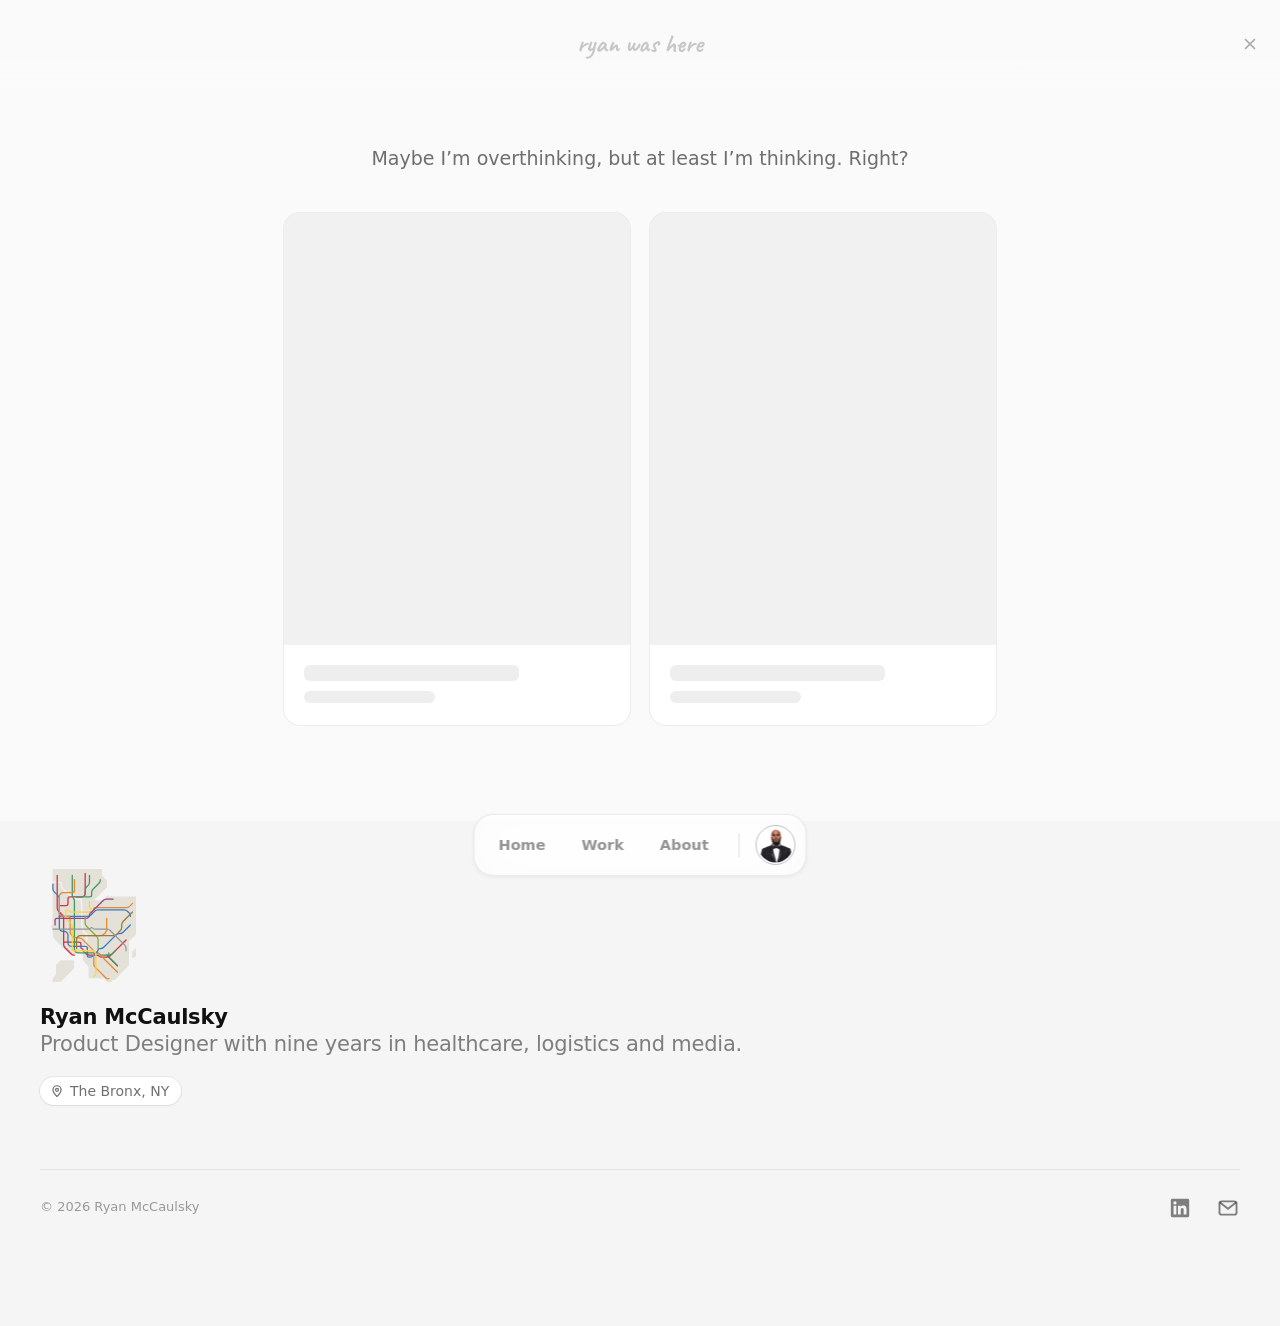
<file: writing.html>
<!DOCTYPE html>
<html lang="en">
<head>
  <meta charset="UTF-8" />
  <meta name="viewport" content="width=device-width, initial-scale=1.0, viewport-fit=cover" />
  <title>Ryan McCaulsky</title>
  <link rel="icon" href="favicon.svg?v=3" type="image/svg+xml">
  <link rel="icon" href="favicon-32.png?v=3" type="image/png" sizes="32x32">
  <link rel="apple-touch-icon" href="apple-touch-icon.png?v=3">
  <link rel="preconnect" href="https://fonts.googleapis.com" />
  <link rel="preconnect" href="https://fonts.gstatic.com" crossorigin />
  <link href="https://fonts.googleapis.com/css2?family=Caveat:wght@600;700&display=swap" rel="stylesheet" />
  <link rel="stylesheet" href="bnav.css" />
  <style>
    :root { --font-ui: -apple-system, "SF Pro Display", "Inter", system-ui, "Segoe UI", sans-serif; }
    * { box-sizing: border-box; margin: 0; padding: 0; }
    html { min-height: 100%; }
    body { min-height: 100vh; min-height: 100dvh; background: #FAFAFA; color: #111;
           font-family: var(--font-ui); -webkit-font-smoothing: antialiased; }
    a { color: inherit; text-decoration: none; }
    a:focus-visible, button:focus-visible { outline: 2px solid #111; outline-offset: 3px; }

    /* header, as on the About page: the faint wordmark centred on a fade that lets the list scroll away under it, and a bare X on the right */
    .top { --edge: max(0px, (100vw - 1280px) / 2); position: fixed; z-index: 2; top: 0; left: 0; right: 0; display: flex; justify-content: center; padding: calc(31px + env(safe-area-inset-top, 0px)) 40px 39px; pointer-events: none;
           background: linear-gradient(#FAFAFA 62%, rgba(250,250,250,0)); }
    .top > * { pointer-events: auto; }
    .brand { font: 700 26px/1 "Caveat", "Segoe Script", "Bradley Hand", "Snell Roundhand", cursive; color: rgba(17,17,17,0.22); border-radius: 4px; transition: color .2s; }
    .brand:hover { color: rgba(17,17,17,0.45); }
    .x { position: absolute; top: calc(24px + env(safe-area-inset-top, 0px)); right: calc(10px + var(--edge)); display: grid; place-items: center; width: 40px; height: 40px; border-radius: 50%; color: rgba(17,17,17,0.35); transition: color .2s; }
    .x:hover { color: rgba(17,17,17,0.6); }
    .x svg { width: 16px; height: 16px; fill: none; stroke: currentColor; stroke-width: 1.7; stroke-linecap: round; stroke-linejoin: round; }

    main { max-width: 760px; margin: 0 auto; padding: calc(clamp(96px, 16vh, 150px) + env(safe-area-inset-top, 0px)) 24px 96px; }
    .sr { position: absolute; width: 1px; height: 1px; overflow: hidden; clip-path: inset(50%); white-space: nowrap; }   /* the page title, for screen readers only */
    .lede { font: 400 clamp(16px, 2.1vw, 19px)/1.5 var(--font-ui); color: rgba(17,17,17,0.6); text-align: center; text-wrap: balance; }

    /* posts: a grid of cards, each led by the article's Substack image (cropped to 4:5, which suits the portrait photos), then the title, subtitle and date */
    .posts { margin-top: 40px; display: grid; grid-template-columns: repeat(2, minmax(0, 1fr)); gap: 20px; }
    .post { display: flex; flex-direction: column; border-radius: 16px; background: #fff; overflow: hidden;
            box-shadow: 0 1px 2px rgba(17,17,17,0.06), 0 0 0 1px rgba(17,17,17,0.06); transition: box-shadow .25s, transform .25s cubic-bezier(.2,.8,.2,1); }
    .post:hover { transform: translateY(-2px); box-shadow: 0 14px 30px -14px rgba(17,17,17,0.28), 0 0 0 1px rgba(17,17,17,0.08); }
    .post:focus-visible { outline-offset: 4px; }
    .post-img { position: relative; aspect-ratio: 4 / 5; overflow: hidden; background: rgba(17,17,17,0.06); }
    .post-img img { display: block; width: 100%; height: 100%; object-fit: cover; transition: transform .6s cubic-bezier(.2,.8,.2,1); }
    .post:hover .post-img img { transform: scale(1.03); }
    .post-t { display: grid; gap: 6px; padding: 18px 20px 20px; }
    .post-t b { font: 600 clamp(18px, 2.2vw, 21px)/1.22 var(--font-ui); letter-spacing: -0.02em; text-wrap: balance; }
    .post-t p { font: 400 15px/1.45 var(--font-ui); color: rgba(17,17,17,0.6); text-wrap: pretty; }
    .post-t time { margin-top: 4px; font: 500 12.5px/1 var(--font-ui); letter-spacing: 0.04em; text-transform: uppercase; color: rgba(17,17,17,0.4); }
    .note { grid-column: 1 / -1; padding: 28px 0; font: 400 15px/1.5 var(--font-ui); color: rgba(17,17,17,0.55); }
    .skel { border-radius: 16px; background: #fff; box-shadow: 0 0 0 1px rgba(17,17,17,0.06); overflow: hidden; }
    .skel::before { content: ''; display: block; aspect-ratio: 4 / 5; background: rgba(17,17,17,0.06); }
    .skel i { display: block; height: 12px; margin: 0 20px 10px; border-radius: 6px; background: rgba(17,17,17,0.07); }
    .skel i:first-child { width: 62%; height: 16px; margin-top: 20px; } .skel i:last-child { width: 38%; margin-bottom: 22px; }
    @media (max-width: 600px) { .posts { grid-template-columns: 1fr; gap: 16px; } .post-img, .skel::before { aspect-ratio: 4 / 3; } }   /* one column on phones: a shorter crop so a card fits on screen */
    @media (prefers-reduced-motion: reduce) { .post, .post-img img { transition: none; } .post:hover { transform: none; } .post:hover .post-img img { transform: none; } }
  </style>
</head>
<body>
  <header class="top">
    <a class="brand" href="index.html" aria-label="ryan was here — home">ryan was here</a>
    <a class="x" href="index.html#platform" aria-label="Back to the station"><svg viewBox="0 0 16 16" aria-hidden="true"><path d="M3.5 3.5l9 9M12.5 3.5l-9 9"/></svg></a>
  </header>

  <main>
    <h1 class="sr">Writing</h1>
    <p class="lede">Maybe I’m overthinking, but at least I’m thinking. Right?</p>
    <div class="posts" id="posts" aria-live="polite" aria-busy="true">
      <div class="skel" aria-hidden="true"><i></i><i></i></div>
      <div class="skel" aria-hidden="true"><i></i><i></i></div>
    </div>
  </main>

  <script>
    /* the Substack feed has no CORS headers, so it comes through the Cloudflare Worker; the last good response is cached so a hiccup doesn't empty the page */
    (async function(){
      var PROXY='https://ryan-was-here.mcxlsky.workers.dev', KEY='substack-feed-cache', box=document.getElementById('posts');
      var esc=function(s){ return String(s).replace(/[&<>"']/g,function(c){ return {'&':'&amp;','<':'&lt;','>':'&gt;','"':'&quot;',"'":'&#39;'}[c]; }); };
      var xml=null;
      for (var n=1;n<=2 && !xml;n++){
        try { var res=await fetch(PROXY,{ cache:'no-store' }); if (res.ok) xml=await res.text(); }
        catch(e){}
        if (!xml && n<2) await new Promise(function(r){ setTimeout(r,1500); });
      }
      if (!xml){ try { xml=localStorage.getItem(KEY); } catch(e){} }
      var items=[];
      if (xml){ var doc=new DOMParser().parseFromString(xml,'text/xml'); if (!doc.querySelector('parsererror')){ items=Array.prototype.slice.call(doc.querySelectorAll('item')).slice(0,20); try { localStorage.setItem(KEY,xml); } catch(e){} } }
      box.setAttribute('aria-busy','false');
      if (!items.length){ box.innerHTML='<p class="note">Couldn’t load the posts just now. You can read everything at <a href="https://ryanwashere.substack.com" target="_blank" rel="noopener" style="text-decoration:underline">ryanwashere.substack.com</a>.</p>'; return; }
      // the article image is the feed's enclosure; it's served through Substack's image CDN at 800px wide instead of the multi-megabyte original
      var img=function(u){ if (!u) return ''; var m=u.match(/\/(https?%3A%2F%2F.*)$/i), o=m?decodeURIComponent(m[1]):u;
        return 'https://substackcdn.com/image/fetch/w_800,c_limit,f_auto,q_auto:good,fl_progressive:steep/'+encodeURIComponent(o); };
      box.innerHTML=items.map(function(it){
        var q=function(s){ var e=it.querySelector(s); return e?e.textContent:''; }, en=it.querySelector('enclosure'), pic=img(en && /^image\//.test(en.getAttribute('type')||'image/') ? en.getAttribute('url') : '');
        var title=q('title').trim(), link=(q('link')||q('guid')).trim(), sub=q('description').replace(/<[^>]+>/g,'').trim(), raw=q('pubDate');
        var date=raw?new Date(raw).toLocaleDateString('en-US',{ month:'short', day:'numeric', year:'numeric' }):'';
        return '<a class="post" href="'+esc(link)+'" target="_blank" rel="noopener">'+(pic?'<span class="post-img"><img src="'+esc(pic)+'" alt="" width="800" height="1000" loading="lazy" decoding="async"></span>':'')+
          '<span class="post-t"><b>'+esc(title)+'</b>'+(sub?'<p>'+esc(sub)+'</p>':'')+(date?'<time>'+esc(date)+'</time>':'')+'</span></a>';
      }).join('');
    })();
  </script>
  <script src="bnav.js" data-current="writing" defer></script>
</body>
</html>
</file>
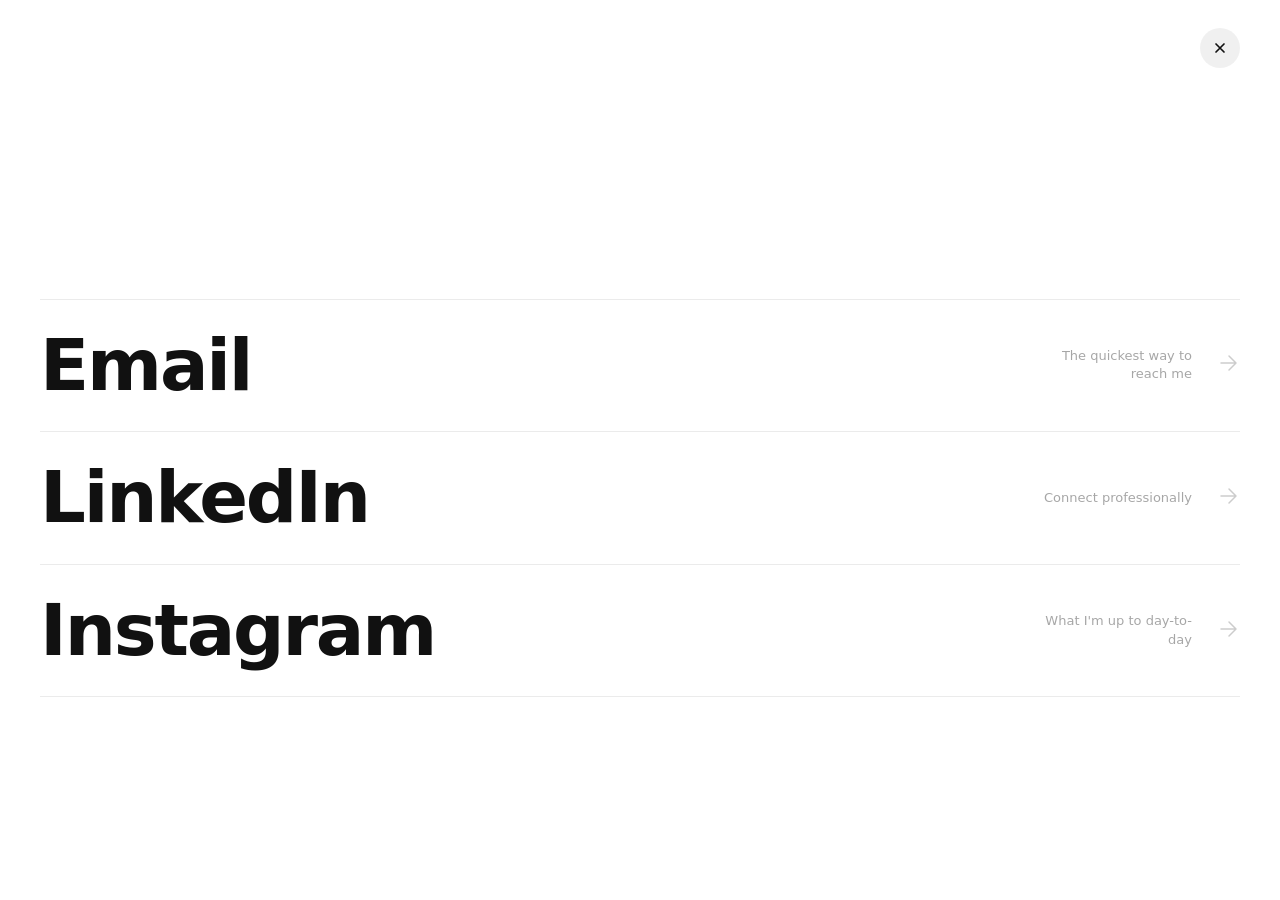
<file: test-nav/hello.html>
<!DOCTYPE html>
<html lang="en">
<head>
  <meta charset="UTF-8" />
  <meta name="viewport" content="width=device-width, initial-scale=1.0" />
  <title>Say hello — ryan was here</title>
  <style>
    :root { --font-ui: -apple-system, "SF Pro Display", "Inter", system-ui, "Segoe UI", sans-serif; }
    * { box-sizing: border-box; margin: 0; padding: 0; }
    html { height: 100%; }
    body { min-height: 100vh; min-height: 100dvh; display: flex; flex-direction: column;
           background: #fff; color: #111; font-family: var(--font-ui); -webkit-font-smoothing: antialiased; }
    a { color: inherit; text-decoration: none; }
    a:focus-visible { outline: 2px solid #111; outline-offset: 3px; }

    .nav-menu { display: flex; flex-direction: column; flex: 1; padding: 0; }

    .nav-top { display: flex; align-items: center; justify-content: space-between; padding: 28px 40px; }
    .nav-close { display: inline-flex; align-items: center; justify-content: center; width: 40px; height: 40px; border-radius: 50%;
                 background: rgba(0,0,0,0.06); color: #111; transition: background .15s; margin-left: auto; }
    .nav-close:hover { background: rgba(0,0,0,0.12); }
    .nav-close svg { width: 16px; height: 16px; }

    .nav-links { flex: 1; display: flex; flex-direction: column; justify-content: center; padding: 0 40px; }

    .nav-link { display: flex; align-items: center; padding: 28px 0; border-bottom: 1px solid rgba(0,0,0,0.08); transition: opacity .15s; }
    .nav-link:first-child { border-top: 1px solid rgba(0,0,0,0.08); }
    .nav-links:hover .nav-link { opacity: 0.3; }
    .nav-links:hover .nav-link:hover { opacity: 1; }

    .nav-link-name { font: 600 clamp(36px, 7vw, 72px)/1.05 var(--font-ui); letter-spacing: -0.03em; flex: 1; }

    .nav-link-meta { font: 400 13px/1.4 var(--font-ui); color: rgba(0,0,0,0.35); text-align: right; max-width: 160px; }

    .nav-link-arrow { margin-left: 24px; color: rgba(0,0,0,0.2); transition: color .2s, transform .2s; }
    .nav-link:hover .nav-link-arrow { color: rgba(0,0,0,0.5); transform: translateX(4px); }
    .nav-link-arrow svg { width: 24px; height: 24px; }


    @media (max-width: 600px) {
      .nav-top { padding: 20px 24px; }
      .nav-links { padding: 0 24px; }
      .nav-link { padding: 22px 0; }
      .nav-link-meta { display: none; }
      .nav-link-arrow svg { width: 20px; height: 20px; }
      .nav-bottom { padding: 20px 24px; }
    }
  </style>
</head>
<body>
  <div class="nav-menu">
    <div class="nav-top">
      <a class="nav-close" href="index.html" aria-label="Close"><svg viewBox="0 0 16 16" fill="none" stroke="currentColor" stroke-width="1.7" stroke-linecap="round" stroke-linejoin="round"><path d="M4 4l8 8M12 4l-8 8"/></svg></a>
    </div>

    <nav class="nav-links">
      <a class="nav-link" href="mailto:ryan.mccaulsky@gmail.com">
        <span class="nav-link-name">Email</span>
        <span class="nav-link-meta">The quickest way to reach me</span>
        <span class="nav-link-arrow"><svg viewBox="0 0 24 24" fill="none" stroke="currentColor" stroke-width="1.5" stroke-linecap="round" stroke-linejoin="round"><path d="M5 12h14M13 5l7 7-7 7"/></svg></span>
      </a>
      <a class="nav-link" href="https://www.linkedin.com/in/ryanmccaulsky" target="_blank" rel="noopener">
        <span class="nav-link-name">LinkedIn</span>
        <span class="nav-link-meta">Connect professionally</span>
        <span class="nav-link-arrow"><svg viewBox="0 0 24 24" fill="none" stroke="currentColor" stroke-width="1.5" stroke-linecap="round" stroke-linejoin="round"><path d="M5 12h14M13 5l7 7-7 7"/></svg></span>
      </a>
      <a class="nav-link" href="https://www.instagram.com/mcxlsky" target="_blank" rel="noopener">
        <span class="nav-link-name">Instagram</span>
        <span class="nav-link-meta">What I'm up to day-to-day</span>
        <span class="nav-link-arrow"><svg viewBox="0 0 24 24" fill="none" stroke="currentColor" stroke-width="1.5" stroke-linecap="round" stroke-linejoin="round"><path d="M5 12h14M13 5l7 7-7 7"/></svg></span>
      </a>
    </nav>

  </div>
</body>
</html>
</file>
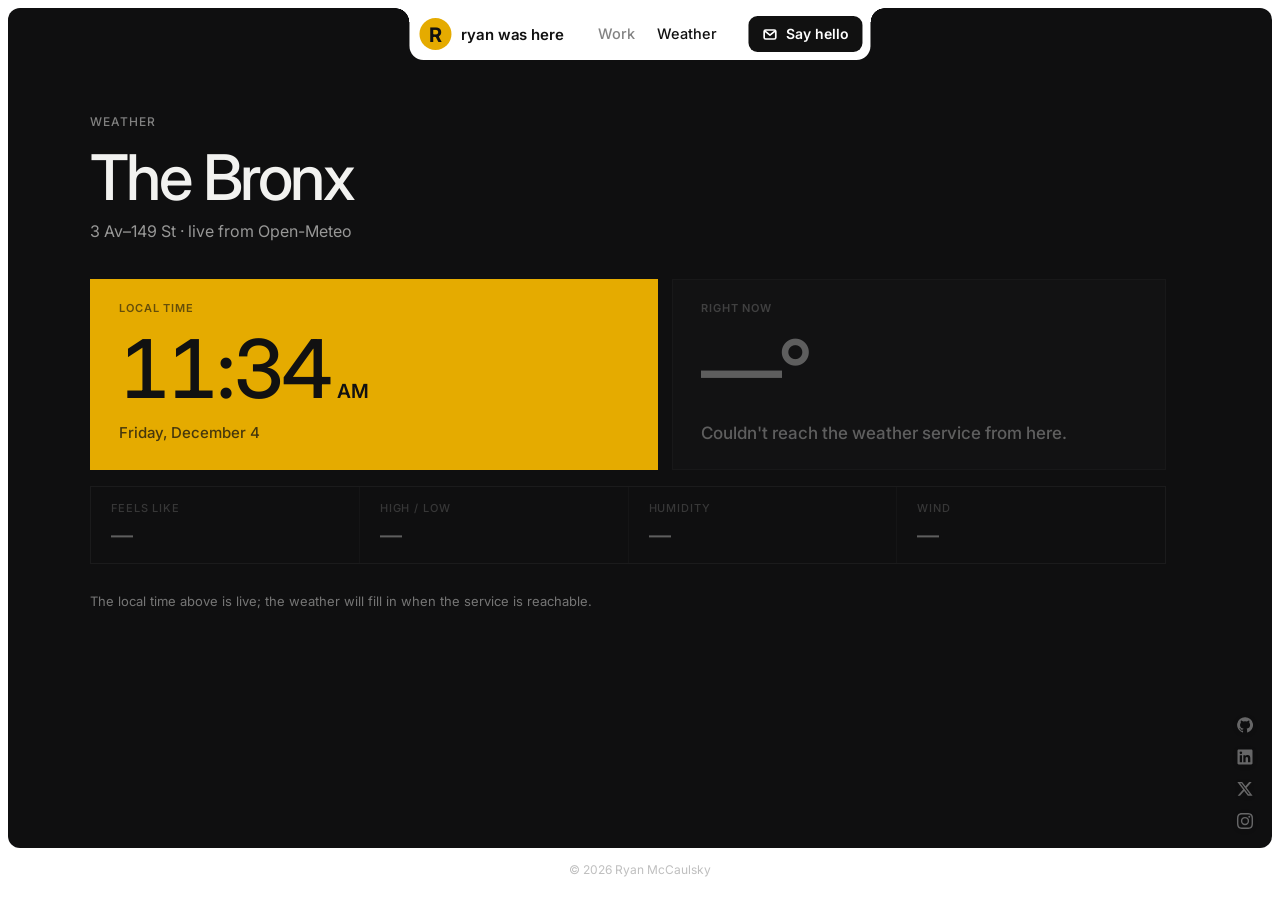
<file: test-nav/weather.html>
<!DOCTYPE html>
<html lang="en">
<head>
  <meta charset="UTF-8" />
  <meta name="viewport" content="width=device-width, initial-scale=1.0" />
  <title>Bronx Weather</title>
  <link rel="preconnect" href="https://fonts.googleapis.com" />
  <link rel="preconnect" href="https://fonts.gstatic.com" crossorigin />
  <link href="https://fonts.googleapis.com/css2?family=Inter:wght@400;500;600;700&display=swap" rel="stylesheet" />
  <style>
    :root { --gold: #e5ab00; --ink: #f2f2f0; --bg: #0f0f10; --card: #18181a; --line: rgba(255,255,255,0.08);
            --font: -apple-system, "SF Pro Display", "Inter", system-ui, "Segoe UI", sans-serif; color-scheme: dark; }
    * { box-sizing: border-box; margin: 0; padding: 0; }
    body { background: var(--bg); color: var(--ink); font-family: var(--font); -webkit-font-smoothing: antialiased; }
    a { color: inherit; text-decoration: none; }
    a:focus-visible { outline: 2px solid var(--gold); outline-offset: 3px; }

    /* the gold R tile, same as the home page: back to the street */
    .rhome { position: fixed; top: 0; left: 0; z-index: 10; width: 74px; height: 74px; display: grid; place-items: center;
             background: var(--gold); color: #111; font: 700 46px/1 var(--font); letter-spacing: -0.03em; padding-top: 2px; }

    main { max-width: 1180px; margin: 0 auto; padding: clamp(88px, 12vh, 150px) 40px 20px; }
    .k { font: 500 12px/1 var(--font); letter-spacing: 0.08em; text-transform: uppercase; opacity: 0.5; margin-bottom: 18px; }
    h1 { font: 500 clamp(34px, min(7vw, 7vh), 96px)/1 var(--font); letter-spacing: -0.04em; margin-bottom: 10px; }
    .sub { font: 400 16px/1.5 var(--font); opacity: 0.6; }
    .now { display: grid; grid-template-columns: 1.15fr 1fr; gap: 14px; margin-top: clamp(18px, 4vh, 56px); }
    .panel { background: #18181a; border: 1px solid var(--line); padding: 26px 28px; }
    .panel.gold { background: var(--gold); color: #111; border-color: var(--gold); }
    .lbl { font: 600 11px/1 var(--font); letter-spacing: 0.08em; text-transform: uppercase; opacity: 0.6; margin-bottom: 18px; }
    .clock { font: 500 clamp(40px, min(9vw, 9vh), 120px)/0.95 var(--font); letter-spacing: -0.05em; font-variant-numeric: tabular-nums; }
    .clock small { font-size: 0.24em; letter-spacing: 0; margin-left: 8px; font-weight: 600; }
    .date { font: 500 15px/1.4 var(--font); margin-top: 14px; opacity: 0.75; }
    .temp { display: flex; align-items: center; gap: 18px; }
    .temp b { font: 500 clamp(40px, min(9vw, 9vh), 120px)/0.95 var(--font); letter-spacing: -0.05em; font-variant-numeric: tabular-nums; }
    .temp svg { width: 64px; height: 64px; fill: none; stroke: currentColor; stroke-width: 1.4; stroke-linecap: round; stroke-linejoin: round; }
    .cond { font: 500 17px/1.4 var(--font); margin-top: 14px; }
    .facts { display: grid; grid-template-columns: repeat(4, 1fr); gap: 1px; background: var(--line); border: 1px solid var(--line); margin-top: 18px; }
    .fact { background: var(--bg); padding: 18px 20px; }
    .fact span { display: block; font: 500 11px/1 var(--font); letter-spacing: 0.08em; text-transform: uppercase; opacity: 0.5; margin-bottom: 10px; }
    .fact b { font: 500 22px/1 var(--font); letter-spacing: -0.02em; font-variant-numeric: tabular-nums; }
    .hours { display: grid; grid-template-columns: repeat(12, minmax(56px, 1fr)); gap: 8px; margin-top: 18px; overflow-x: auto; }
    .hr { border: 1px solid var(--line); padding: 14px 8px; text-align: center; display: grid; gap: 10px; justify-items: center; }
    .hr span { font: 500 12px/1 var(--font); opacity: 0.55; }
    .hr svg { width: 22px; height: 22px; fill: none; stroke: var(--gold); stroke-width: 1.6; stroke-linecap: round; stroke-linejoin: round; }
    .hr b { font: 500 16px/1 var(--font); font-variant-numeric: tabular-nums; }
    .note { font: 400 13px/1.5 var(--font); opacity: 0.45; margin-top: 22px; }
    .off .need { opacity: 0.35; }
    @media (max-width: 720px){
      main { padding: 86px 22px 14px; }
      .now { grid-template-columns: 1fr 1fr; margin-top: 14px; gap: 10px; }
      .panel { padding: 14px; } .fact { padding: 10px 14px; } .note { display: none; } .temp { gap: 8px; } .temp svg { width: 34px; height: 34px; } .lbl { margin-bottom: 10px; }
      .facts { grid-template-columns: 1fr 1fr; }
      .hours { grid-template-columns: repeat(12, 60px); }
    }
    /* ---------- Footer (shared with the other pages) ---------- */
    .foot { position: relative; background: #0f0f10; border-top: 1px solid rgba(255,255,255,0.08); color: #f2f2f0; padding: 64px 40px 26px; }
    .foot-grid { display: grid; grid-template-columns: 2.6fr repeat(2, 1fr); gap: 32px; max-width: 1180px; margin: 0 auto; }
    .foot-name { font: 600 17px/1.3 var(--font); letter-spacing: -0.01em; }
    .foot-role { font: 400 14px/1.4 var(--font); opacity: 0.62; margin-top: 4px; }
    .foot h4 { font: 500 11px/1 var(--font); letter-spacing: 0.08em; text-transform: uppercase; opacity: 0.45; margin-bottom: 18px; }
    .foot ul { list-style: none; display: grid; gap: 14px; }
    .foot a, .foot button { color: #f2f2f0; text-decoration: none; font: 400 14px/1.2 var(--font); opacity: 0.78; background: none; border: 0; padding: 0; cursor: pointer; transition: opacity .2s; }
    .foot a:hover, .foot button:hover { opacity: 1; }
    .foot a:focus-visible, .foot button:focus-visible { outline: 1px solid rgba(255,255,255,0.7); outline-offset: 3px; }
    .foot-base { display: flex; justify-content: space-between; gap: 16px; max-width: 1180px; margin: 72px auto 0; padding-top: 18px;
                 border-top: 1px solid rgba(255,255,255,0.08); font: 400 12px/1.4 var(--font); opacity: 0.45; }
    .foot-base { align-items: center; }
    .foot-social { display: flex; gap: 18px; }
    .foot-base .foot-social a { display: grid; place-items: center; opacity: 1; }
    .foot-social svg { width: 18px; height: 18px; fill: #f2f2f0; opacity: 0.7; transition: opacity .2s; }
    .foot-social a:hover svg { opacity: 1; }
    @media (max-width: 720px){
      .foot { padding: 48px 22px 24px; }
      .foot-grid { grid-template-columns: 1fr 1fr; gap: 36px 24px; }
      .foot-id { grid-column: 1 / -1; }
      .foot-base { flex-direction: column-reverse; align-items: flex-start; gap: 18px; margin-top: 48px; }
    }

    /* one screen: the page never scrolls past the viewport; if the content can't fit (small phones) only the
       middle scrolls, with no visible bar, and the footer stays put */
    html, body { height: 100%; overflow: hidden; }
    body { display: flex; flex-direction: column; height: 100vh; height: 100dvh; }
    main { flex: 1 1 auto; min-height: 0; width: 100%; overflow-y: auto; scrollbar-width: none; }
    main::-webkit-scrollbar { display: none; }
    /* the footer is the home page's line: copyright + social under a hairline that runs the full width */
    .foot { flex: none; background: none; border-top: 0; padding: 0 40px; }
    .foot .foot-base { max-width: none; margin: 0 -40px; padding: 24px 40px 26px; flex-direction: row; align-items: center; gap: 16px;
                       font: 400 12px/1.4 var(--font); color: rgba(242,242,240,0.6); }
    @media (max-width: 720px){
      .foot { padding: 0 22px; }
      .foot .foot-base { margin: 0 -22px; padding: 18px 22px 20px; }
      .foot-social { gap: 14px; }
    }
    .panel { padding: clamp(16px, 2.6vh, 26px) clamp(18px, 2.4vw, 28px); }
    .lbl { margin-bottom: clamp(10px, 1.8vh, 18px); }
    .facts, .hours { margin-top: clamp(10px, 1.8vh, 18px); }
    .fact { padding: clamp(10px, 1.8vh, 18px) 20px; }
    .hr { padding: clamp(8px, 1.4vh, 14px) 8px; gap: clamp(6px, 1vh, 10px); }
    .note { margin-top: 12px; }
    /* the frame: an 8px white border round the whole site, drawn over everything; edge-anchored tiles sit just inside it */
    :root { --frame: 8px; --frame-r: 12px; }
    /* drawn as a rounded window with a white spread round it, so the inside corners are rounded (and round off any tile sitting in a corner) */
    body::after { content: ''; position: fixed; inset: var(--frame); z-index: 1000; pointer-events: none; border-radius: var(--frame-r);
                  box-shadow: 0 0 0 100px #fff; }
    .rhome { top: var(--frame); left: var(--frame); }
    body { padding: var(--frame); box-sizing: border-box; }
    /* ---------- header: a white tab hanging from the top of the frame (after supaste.com's black one) ----------
       rounded underneath, with curved fillets where it meets the frame; only as wide as what's in it, centred */
    .tab { --tab-h: 52px; --tab-r: 14px; position: fixed; z-index: 1001; top: var(--frame, 8px); left: 50%; transform: translateX(-50%); max-width: calc(100% - 2 * var(--frame, 8px) - 36px);
           height: var(--tab-h); display: flex; align-items: center; gap: 8px; padding: 0 8px 0 10px; background: #fff; color: #111;
           border-radius: 0 0 var(--tab-r) var(--tab-r); font-family: -apple-system, "SF Pro Display", "Inter", system-ui, "Segoe UI", sans-serif; }
    /* the fillets overlap the tab and the frame by 1px: centring can land the tab on a half pixel, which left a hairline seam */
    .tab::before, .tab::after { content: ''; position: absolute; top: -1px; width: calc(var(--tab-r) + 1px); height: calc(var(--tab-r) + 1px); pointer-events: none; }
    .tab::before { right: calc(100% - 1px); background: radial-gradient(circle at 0 100%, transparent calc(var(--tab-r) - 0.5px), #fff var(--tab-r)); }
    .tab::after  { left: calc(100% - 1px);  background: radial-gradient(circle at 100% 100%, transparent calc(var(--tab-r) - 0.5px), #fff var(--tab-r)); }
    .tab a { color: inherit; text-decoration: none; }
    .tab-brand { position: relative; display: flex; align-items: center; gap: 10px; height: 100%; flex: none; }
    .tab-r { width: 32px; height: 32px; border-radius: 50%; background: #e5ab00; color: #111; display: grid; place-items: center;
             font: 700 20px/1 -apple-system, "SF Pro Display", "Inter", system-ui, sans-serif; letter-spacing: -0.03em; padding-top: 1px; }
    .tab-name { font: 600 15px/1 -apple-system, "SF Pro Display", "Inter", system-ui, sans-serif; letter-spacing: -0.01em; white-space: nowrap; }
    .tab-links { display: flex; align-items: center; gap: 2px; margin-left: 16px; }
    .tab-links a, .tab-drop a { font: 500 14.5px/1 -apple-system, "SF Pro Display", "Inter", system-ui, sans-serif; color: rgba(17,17,17,0.52); padding: 9px 10px; border-radius: 8px;
             transition: color .15s, background .15s; white-space: nowrap; }
    .tab-links a:hover, .tab-drop a:hover { color: #111; background: rgba(17,17,17,0.05); }
    .tab-links a[aria-current="page"], .tab-drop a[aria-current="page"] { color: #111; }
    .tab-cta { margin-left: 14px; display: inline-flex; align-items: center; gap: 8px; height: 36px; padding: 0 14px; border-radius: 9px; background: #111; color: #fff !important;
               font: 600 14px/1 -apple-system, "SF Pro Display", "Inter", system-ui, sans-serif; white-space: nowrap; transition: background .15s; }
    .tab-cta:hover { background: #2a2a2a; }
    .tab-cta svg { width: 15px; height: 15px; fill: none; stroke: currentColor; stroke-width: 1.8; stroke-linejoin: round; }
    .tab a:focus-visible, .tab button:focus-visible { outline: 2px solid #111; outline-offset: 2px; }
    .tab-menu { display: none; -webkit-appearance: none; appearance: none; width: 36px; height: 36px; border: 0; border-radius: 9px; background: rgba(17,17,17,0.06); cursor: pointer; place-items: center; }
    .tab-menu i, .tab-menu i::before, .tab-menu i::after { display: block; width: 16px; height: 1.6px; background: #111; border-radius: 1px; position: relative; transition: transform .25s, top .25s, background .2s; }
    .tab-menu i::before, .tab-menu i::after { content: ''; position: absolute; left: 0; } .tab-menu i::before { top: -5px; } .tab-menu i::after { top: 5px; }
    .tab.open .tab-menu i { background: transparent; } .tab.open .tab-menu i::before { top: 0; transform: rotate(45deg); } .tab.open .tab-menu i::after { top: 0; transform: rotate(-45deg); }
    .tab-drop { position: absolute; top: calc(100% + 8px); right: 0; min-width: 190px; padding: 6px; background: #fff; border-radius: 14px; display: grid;
                box-shadow: 0 12px 32px -8px rgba(0,0,0,0.35); opacity: 0; visibility: hidden; transform: translateY(-6px);
                transition: opacity .2s, transform .25s cubic-bezier(.2,.8,.2,1), visibility 0s linear .25s; }
    .tab-drop a { padding: 12px 12px; font-size: 15px; }
    .tab.open .tab-drop { opacity: 1; visibility: visible; transform: none; transition: opacity .2s, transform .25s cubic-bezier(.2,.8,.2,1), visibility 0s; }
    @media (max-width: 760px){
      .tab { --tab-h: 50px; --tab-r: 12px; }
      .tab-links { display: none; } .tab-menu { display: grid; } .tab-cta { margin-left: 12px; }
    }
    @media (max-width: 380px){ .tab-name { display: none; } }
    /* the footer lives in the frame: the frame's bottom edge widens into a white band that carries the copyright + social line */
    :root { --foot-h: 44px; }
    body::after { inset: var(--frame) var(--frame) calc(var(--frame) + var(--foot-h)) var(--frame); }
    .foot-social svg { fill: #111; opacity: 0.7; } .foot-social a:hover svg { opacity: 1; }
    .foot { position: relative; z-index: 1001; }
    .foot .foot-base { height: var(--foot-h); padding-top: 0; padding-bottom: 0; margin-top: 0; color: rgba(17,17,17,0.6); }
    /* social icons: back on the page, stacked bottom right just inside the frame; the copyright sits alone, centred, in the white band */
    .foot-base { justify-content: center !important; }
    .foot-social { position: fixed; z-index: 6; right: calc(var(--frame) + 18px); bottom: calc(var(--frame) + var(--foot-h) + 18px);
                   flex-direction: column; gap: 14px !important; }
    .foot-social svg { fill: #fff !important; opacity: 0.82; filter: drop-shadow(0 1px 3px rgba(0,0,0,0.35)); }
    .foot-social a:hover svg { opacity: 1; }
    main { padding-right: max(40px, calc(var(--frame) + 56px)); }
    @media (max-width: 720px){ main { padding-right: 56px; } }
  </style>
</head>
<body>
  <header class="tab" id="rnav">
    <a class="tab-brand" href="index.html" aria-label="ryan was here — home"><span class="tab-r" aria-hidden="true">R</span><span class="tab-name">ryan was here</span></a>
    <nav class="tab-links" aria-label="Primary"><a href="work.html">Work</a><a href="weather.html" aria-current="page">Weather</a></nav>
    <a class="tab-cta" href="#"><svg viewBox="0 0 16 16" aria-hidden="true"><rect x="1.8" y="3.2" width="12.4" height="9.6" rx="1.6"/><path d="M2.4 4.2 8 8.6l5.6-4.4"/></svg>Say hello</a>   <!-- placeholder: point at an email or contact page -->
    <button class="tab-menu" id="rnavToggle" type="button" aria-expanded="false" aria-controls="tabDrop" aria-label="Menu"><i></i></button>
    <div class="tab-drop" id="tabDrop"><a href="work.html">Work</a><a href="weather.html" aria-current="page">Weather</a></div>
  </header>
  <main id="main">
    <p class="k">Weather</p>
    <h1>The Bronx</h1>
    <p class="sub">3 Av–149 St · live from Open-Meteo</p>
    <div class="now">
      <section class="panel gold" aria-label="Local time">
        <p class="lbl">Local time</p>
        <div class="clock" id="clock">--:--</div>
        <p class="date" id="date">&nbsp;</p>
      </section>
      <section class="panel need" aria-label="Current weather">
        <p class="lbl">Right now</p>
        <div class="temp"><b id="temp">—°</b><span id="icon" aria-hidden="true"></span></div>
        <p class="cond" id="cond">Loading the weather…</p>
      </section>
    </div>
    <div class="facts need" aria-label="Details">
      <div class="fact"><span>Feels like</span><b id="feels">—</b></div>
      <div class="fact"><span>High / Low</span><b id="hilo">—</b></div>
      <div class="fact"><span>Humidity</span><b id="hum">—</b></div>
      <div class="fact"><span>Wind</span><b id="wind">—</b></div>
    </div>
    <div class="hours need" id="hours" aria-label="Next 12 hours"></div>
    <p class="note" id="note">Updates every 10 minutes.</p>
  </main>
  <footer class="foot">
    <div class="foot-base"><span>© <span id="yr">2026</span> Ryan McCaulsky</span><span class="foot-social">
        <a href="#" aria-label="GitHub"><svg viewBox="0 0 24 24"><path d="M12 1.6a10.4 10.4 0 0 0-3.3 20.3c.5.1.7-.2.7-.5v-1.8c-2.9.6-3.5-1.4-3.5-1.4-.5-1.2-1.2-1.5-1.2-1.5-.9-.6.1-.6.1-.6 1 .1 1.6 1.1 1.6 1.1.9 1.6 2.4 1.1 3 .9.1-.7.4-1.1.7-1.4-2.3-.3-4.7-1.2-4.7-5.1 0-1.1.4-2 1.1-2.7-.1-.3-.5-1.3.1-2.8 0 0 .9-.3 2.9 1.1a9.8 9.8 0 0 1 5.2 0c2-1.4 2.9-1.1 2.9-1.1.6 1.5.2 2.5.1 2.8.7.7 1.1 1.6 1.1 2.7 0 3.9-2.4 4.8-4.7 5.1.4.3.7 1 .7 1.9v2.8c0 .3.2.6.7.5A10.4 10.4 0 0 0 12 1.6z"/></svg></a>
        <a href="#" aria-label="LinkedIn"><svg viewBox="0 0 24 24"><path d="M20.4 2H3.6C2.7 2 2 2.7 2 3.6v16.8c0 .9.7 1.6 1.6 1.6h16.8c.9 0 1.6-.7 1.6-1.6V3.6c0-.9-.7-1.6-1.6-1.6zM8 19H5V9.5h3V19zM6.5 8.2a1.7 1.7 0 1 1 0-3.5 1.7 1.7 0 0 1 0 3.5zM19 19h-3v-4.6c0-1.1 0-2.5-1.5-2.5S12.8 13 12.8 14.3V19h-3V9.5h2.9v1.3c.4-.8 1.4-1.5 2.8-1.5 3 0 3.6 2 3.6 4.6V19z"/></svg></a>
        <a href="#" aria-label="X"><svg viewBox="0 0 24 24"><path d="M17.8 2.5h3.1l-6.8 7.8 8 10.6h-6.3l-4.9-6.4-5.6 6.4H2.2l7.3-8.3L1.8 2.5h6.4l4.4 5.9 5.2-5.9zm-1.1 16.5h1.7L7.3 4.3H5.5L16.7 19z"/></svg></a>
        <a href="#" aria-label="Instagram"><svg viewBox="0 0 24 24"><path d="M12 3.2c2.9 0 3.2 0 4.3.1 1 0 1.6.2 2 .4.5.2.8.4 1.2.8.4.4.6.7.8 1.2.1.4.3 1 .4 2 .1 1.1.1 1.4.1 4.3s0 3.2-.1 4.3c0 1-.2 1.6-.4 2-.2.5-.4.8-.8 1.2-.4.4-.7.6-1.2.8-.4.1-1 .3-2 .4-1.1.1-1.4.1-4.3.1s-3.2 0-4.3-.1c-1 0-1.6-.2-2-.4a3.3 3.3 0 0 1-1.2-.8c-.4-.4-.6-.7-.8-1.2-.1-.4-.3-1-.4-2-.1-1.1-.1-1.4-.1-4.3s0-3.2.1-4.3c0-1 .2-1.6.4-2 .2-.5.4-.8.8-1.2.4-.4.7-.6 1.2-.8.4-.1 1-.3 2-.4 1.1-.1 1.4-.1 4.3-.1M12 1.3c-2.9 0-3.3 0-4.4.1-1.1 0-1.9.2-2.6.5-.7.3-1.3.6-1.9 1.2S2.2 4.3 1.9 5C1.6 5.7 1.4 6.5 1.4 7.6 1.3 8.7 1.3 9.1 1.3 12s0 3.3.1 4.4c0 1.1.2 1.9.5 2.6.3.7.6 1.3 1.2 1.9.6.6 1.2.9 1.9 1.2.7.3 1.5.4 2.6.5 1.1.1 1.5.1 4.4.1s3.3 0 4.4-.1c1.1 0 1.9-.2 2.6-.5.7-.3 1.3-.6 1.9-1.2.6-.6.9-1.2 1.2-1.9.3-.7.4-1.5.5-2.6.1-1.1.1-1.5.1-4.4s0-3.3-.1-4.4c0-1.1-.2-1.9-.5-2.6-.3-.7-.6-1.3-1.2-1.9-.6-.6-1.2-.9-1.9-1.2-.7-.3-1.5-.4-2.6-.5-1.1-.1-1.5-.1-4.4-.1zm0 5.2a5.5 5.5 0 1 0 0 11 5.5 5.5 0 0 0 0-11zm0 9.1a3.6 3.6 0 1 1 0-7.2 3.6 3.6 0 0 1 0 7.2zm5.7-10.6a1.3 1.3 0 1 0 0 2.6 1.3 1.3 0 0 0 0-2.6z"/></svg></a>
      </span></div>
  </footer>
  <script>
    document.getElementById('yr').textContent=new Date().getFullYear();

    var TZ='America/New_York', LAT=40.8164, LON=-73.9175;
    var $=function(id){ return document.getElementById(id); };
    // local time, every second
    function tick(){ var d=new Date(), p=new Intl.DateTimeFormat('en-US',{ timeZone:TZ, hour:'numeric', minute:'2-digit' }).formatToParts(d);
      var hm=p.filter(function(x){ return x.type==='hour'||x.type==='minute'||(x.type==='literal'&&x.value===':'); }).map(function(x){ return x.value; }).join('');
      var ap=(p.find(function(x){ return x.type==='dayPeriod'; })||{}).value||'';
      $('clock').innerHTML=hm+'<small>'+ap+'</small>';
      $('date').textContent=new Intl.DateTimeFormat('en-US',{ timeZone:TZ, weekday:'long', month:'long', day:'numeric' }).format(d); }
    tick(); setInterval(tick, 1000);

    // weather
    var LABEL=function(c){ return c===0?'Clear': c===1?'Mostly clear': c===2?'Partly cloudy': c===3?'Overcast': (c===45||c===48)?'Fog': (c>=51&&c<=57)?'Drizzle':
      (c>=61&&c<=67)?'Rain': (c>=71&&c<=77)?'Snow': (c>=80&&c<=82)?'Showers': (c===85||c===86)?'Snow showers': c>=95?'Thunderstorm':'—'; };
    var ICON=function(c,day){ var sun='<svg viewBox="0 0 24 24"><circle cx="12" cy="12" r="4.2"/><path d="M12 2.5v2.2M12 19.3v2.2M2.5 12h2.2M19.3 12h2.2M5.3 5.3l1.6 1.6M17.1 17.1l1.6 1.6M5.3 18.7l1.6-1.6M17.1 6.9l1.6-1.6"/></svg>',
        moon='<svg viewBox="0 0 24 24"><path d="M19.5 14.6A7.8 7.8 0 0 1 9.4 4.5a7.8 7.8 0 1 0 10.1 10.1z"/></svg>',
        cloud='<svg viewBox="0 0 24 24"><path d="M7 18.5h10a4 4 0 0 0 .4-8 5.5 5.5 0 0 0-10.6 1.4A3.3 3.3 0 0 0 7 18.5z"/></svg>',
        rain='<svg viewBox="0 0 24 24"><path d="M7 15h10a4 4 0 0 0 .4-8 5.5 5.5 0 0 0-10.6 1.4A3.3 3.3 0 0 0 7 15z"/><path d="M9 18l-1 2.5M13 18l-1 2.5M17 18l-1 2.5"/></svg>',
        snow='<svg viewBox="0 0 24 24"><path d="M12 3v18M4.2 7.5l15.6 9M4.2 16.5l15.6-9"/></svg>';
      return c<=1?(day?sun:moon): ((c>=51&&c<=67)||(c>=80&&c<=82)||c>=95)?rain: ((c>=71&&c<=77)||c===85||c===86)?snow: cloud; };
    function load(){
      var url='https://api.open-meteo.com/v1/forecast?latitude='+LAT+'&longitude='+LON+
        '&current=temperature_2m,apparent_temperature,relative_humidity_2m,weather_code,wind_speed_10m,is_day'+
        '&hourly=temperature_2m,weather_code,is_day&daily=temperature_2m_max,temperature_2m_min&forecast_days=2'+
        '&temperature_unit=fahrenheit&wind_speed_unit=mph&timezone=America%2FNew_York';
      var ctl=new AbortController(), to=setTimeout(function(){ ctl.abort(); }, 8000);
      fetch(url,{ signal:ctl.signal }).then(function(r){ clearTimeout(to); if (!r.ok) throw 0; return r.json(); }).then(function(j){
        document.body.classList.remove('off'); var c=j.current;
        $('temp').textContent=Math.round(c.temperature_2m)+'°'; $('icon').innerHTML=ICON(c.weather_code,c.is_day);
        $('cond').textContent=LABEL(c.weather_code);
        $('feels').textContent=Math.round(c.apparent_temperature)+'°';
        $('hilo').textContent=Math.round(j.daily.temperature_2m_max[0])+'° / '+Math.round(j.daily.temperature_2m_min[0])+'°';
        $('hum').textContent=Math.round(c.relative_humidity_2m)+'%'; $('wind').textContent=Math.round(c.wind_speed_10m)+' mph';
        var now=c.time.slice(0,13), i=Math.max(0,j.hourly.time.findIndex(function(t){ return t.slice(0,13)===now; })), h='';
        for (var k=i;k<i+12&&k<j.hourly.time.length;k++){ var hr=+j.hourly.time[k].slice(11,13), lab=k===i?'Now':((hr%12)||12)+(hr<12?'a':'p');
          h+='<div class="hr"><span>'+lab+'</span>'+ICON(j.hourly.weather_code[k],j.hourly.is_day[k])+'<b>'+Math.round(j.hourly.temperature_2m[k])+'°</b></div>'; }
        $('hours').innerHTML=h;
        $('note').textContent='Updated '+new Intl.DateTimeFormat('en-US',{ timeZone:TZ, hour:'numeric', minute:'2-digit' }).format(new Date())+' · refreshes every 10 minutes.';
      }).catch(function(){ document.body.classList.add('off');
        $('cond').textContent="Couldn't reach the weather service from here."; $('note').textContent='The local time above is live; the weather will fill in when the service is reachable.'; });
    }
    load(); setInterval(load, 600000);
  </script>
  <script>
    /* header: the phone menu (opens under the tab; Escape or a tap elsewhere closes it) */
    (function(){ var t=document.getElementById('rnav'), b=document.getElementById('rnavToggle');
      function set(o){ t.classList.toggle('open',o); b.setAttribute('aria-expanded',o); b.setAttribute('aria-label',o?'Close menu':'Menu'); }
      b.addEventListener('click', function(){ set(!t.classList.contains('open')); });
      document.addEventListener('keydown', function(e){ if (e.key==='Escape' && t.classList.contains('open')){ set(false); b.focus(); } });
      document.addEventListener('pointerdown', function(e){ if (t.classList.contains('open') && !t.contains(e.target)) set(false); });
      t.querySelectorAll('.tab-drop a').forEach(function(a){ a.addEventListener('click', function(){ set(false); }); });
    })();
  </script>
</body>
</html>
</file>
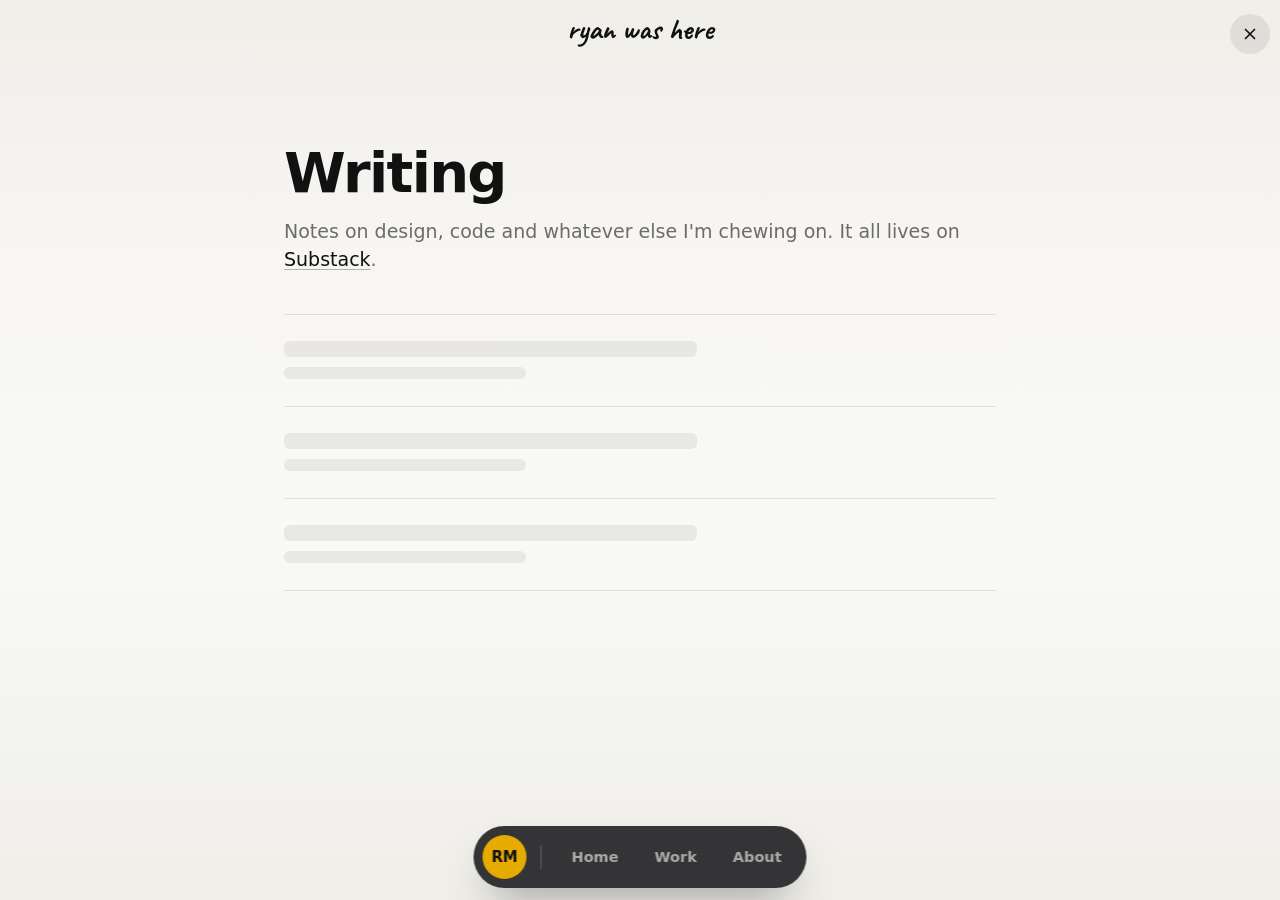
<file: test-nav/writing.html>
<!DOCTYPE html>
<html lang="en">
<head>
  <meta charset="UTF-8" />
  <meta name="viewport" content="width=device-width, initial-scale=1.0, viewport-fit=cover" />
  <title>Writing — ryan was here</title>
  <link rel="preconnect" href="https://fonts.googleapis.com" />
  <link rel="preconnect" href="https://fonts.gstatic.com" crossorigin />
  <link href="https://fonts.googleapis.com/css2?family=Caveat:wght@600;700&display=swap" rel="stylesheet" />
  <link rel="stylesheet" href="bnav.css" />
  <style>
    :root { --font-ui: -apple-system, "SF Pro Display", "Inter", system-ui, "Segoe UI", sans-serif; }
    * { box-sizing: border-box; margin: 0; padding: 0; }
    html { min-height: 100%; }
    body { min-height: 100vh; min-height: 100dvh; background: linear-gradient(180deg, #efeee9 0%, #f7f6f3 28%, #f9f9f7 60%, #efeee9 100%) fixed; color: #111;
           font-family: var(--font-ui); -webkit-font-smoothing: antialiased; }
    a { color: inherit; text-decoration: none; }
    a:focus-visible, button:focus-visible { outline: 2px solid #111; outline-offset: 3px; }

    .top { position: fixed; z-index: 2; top: 0; left: 0; right: 0; display: flex; align-items: center; justify-content: center; padding: calc(14px + env(safe-area-inset-top, 0px)) 20px 14px; pointer-events: none; }
    .top > * { pointer-events: auto; }
    .brand { font: 600 17px/1 var(--font-ui); letter-spacing: -0.01em; }
    .brand { font-family: "Caveat", "Segoe Script", "Bradley Hand", "Snell Roundhand", cursive; font-weight: 700; font-size: 30px; line-height: 1; letter-spacing: 0; }
    .x { position: absolute; top: calc(14px + env(safe-area-inset-top, 0px)); right: 10px; display: grid; place-items: center; width: 40px; height: 40px; border-radius: 50%; background: rgba(17,17,17,0.08); transition: background .15s; }
    .x:hover { background: rgba(17,17,17,0.14); }
    .x svg { width: 16px; height: 16px; fill: none; stroke: currentColor; stroke-width: 1.7; stroke-linecap: round; stroke-linejoin: round; }

    main { max-width: 760px; margin: 0 auto; padding: calc(clamp(96px, 16vh, 150px) + env(safe-area-inset-top, 0px)) 24px calc(120px + env(safe-area-inset-bottom, 0px)); }
    h1 { font: 600 clamp(34px, 6vw, 56px)/1.05 var(--font-ui); letter-spacing: -0.03em; }
    .lede { margin-top: 14px; font: 400 clamp(16px, 2.1vw, 19px)/1.5 var(--font-ui); color: rgba(17,17,17,0.6); }
    .lede a { color: #111; text-decoration: underline; text-underline-offset: 3px; text-decoration-color: rgba(17,17,17,0.3); }

    .posts { margin-top: 40px; border-top: 1px solid rgba(0,0,0,0.1); }
    .post { display: flex; align-items: center; gap: 20px; padding: 24px 0; border-bottom: 1px solid rgba(0,0,0,0.1); transition: opacity .15s; }
    .posts:hover .post { opacity: 0.4; } .posts:hover .post:hover, .posts:hover .post:focus-visible { opacity: 1; }
    .post-t { flex: 1; min-width: 0; display: grid; gap: 6px; }
    .post-t b { font: 600 clamp(19px, 2.6vw, 24px)/1.2 var(--font-ui); letter-spacing: -0.02em; text-wrap: balance; }
    .post-t p { font: 400 15px/1.45 var(--font-ui); color: rgba(17,17,17,0.6); text-wrap: pretty; }
    .post-t time { font: 500 12.5px/1 var(--font-ui); letter-spacing: 0.04em; text-transform: uppercase; color: rgba(17,17,17,0.4); }
    .post-a { flex: none; color: rgba(17,17,17,0.25); transition: color .2s, transform .2s; }
    .post:hover .post-a { color: rgba(17,17,17,0.6); transform: translateX(4px); }
    .post-a svg { width: 22px; height: 22px; fill: none; stroke: currentColor; stroke-width: 1.5; stroke-linecap: round; stroke-linejoin: round; }
    .note { padding: 28px 0; font: 400 15px/1.5 var(--font-ui); color: rgba(17,17,17,0.55); }
    .skel { height: 92px; border-bottom: 1px solid rgba(0,0,0,0.1); display: flex; flex-direction: column; justify-content: center; gap: 10px; }
    .skel i { display: block; height: 12px; border-radius: 6px; background: rgba(17,17,17,0.07); }
    .skel i:first-child { width: 58%; height: 16px; } .skel i:last-child { width: 34%; }
    @media (prefers-reduced-motion: reduce) { .post, .post-a { transition: none; } }
  </style>
</head>
<body>
  <header class="top">
    <a class="brand" href="index.html" aria-label="ryan was here — home">ryan was here</a>
    <a class="x" href="index.html#platform" aria-label="Back to the station"><svg viewBox="0 0 16 16" aria-hidden="true"><path d="M3.5 3.5l9 9M12.5 3.5l-9 9"/></svg></a>
  </header>

  <main>
    <h1>Writing</h1>
    <p class="lede">Notes on design, code and whatever else I'm chewing on. It all lives on <a href="https://ryanwashere.substack.com" target="_blank" rel="noopener">Substack</a>.</p>
    <div class="posts" id="posts" aria-live="polite" aria-busy="true">
      <div class="skel" aria-hidden="true"><i></i><i></i></div>
      <div class="skel" aria-hidden="true"><i></i><i></i></div>
      <div class="skel" aria-hidden="true"><i></i><i></i></div>
    </div>
  </main>

  <script>
    /* the Substack feed has no CORS headers, so it comes through the Cloudflare Worker; the last good response is cached so a hiccup doesn't empty the page */
    (async function(){
      var PROXY='https://ryan-was-here.mcxlsky.workers.dev', KEY='substack-feed-cache', box=document.getElementById('posts');
      var esc=function(s){ return String(s).replace(/[&<>"']/g,function(c){ return {'&':'&amp;','<':'&lt;','>':'&gt;','"':'&quot;',"'":'&#39;'}[c]; }); };
      var xml=null;
      for (var n=1;n<=2 && !xml;n++){
        try { var res=await fetch(PROXY,{ cache:'no-store' }); if (res.ok) xml=await res.text(); }
        catch(e){}
        if (!xml && n<2) await new Promise(function(r){ setTimeout(r,1500); });
      }
      if (!xml){ try { xml=localStorage.getItem(KEY); } catch(e){} }
      var items=[];
      if (xml){ var doc=new DOMParser().parseFromString(xml,'text/xml'); if (!doc.querySelector('parsererror')){ items=Array.prototype.slice.call(doc.querySelectorAll('item')).slice(0,20); try { localStorage.setItem(KEY,xml); } catch(e){} } }
      box.setAttribute('aria-busy','false');
      if (!items.length){ box.innerHTML='<p class="note">Couldn’t load the posts just now. You can read everything at <a href="https://ryanwashere.substack.com" target="_blank" rel="noopener" style="text-decoration:underline">ryanwashere.substack.com</a>.</p>'; return; }
      box.innerHTML=items.map(function(it){
        var q=function(s){ var e=it.querySelector(s); return e?e.textContent:''; };
        var title=q('title').trim(), link=(q('link')||q('guid')).trim(), sub=q('description').replace(/<[^>]+>/g,'').trim(), raw=q('pubDate');
        var date=raw?new Date(raw).toLocaleDateString('en-US',{ month:'short', day:'numeric', year:'numeric' }):'';
        return '<a class="post" href="'+esc(link)+'" target="_blank" rel="noopener"><span class="post-t"><b>'+esc(title)+'</b>'+(sub?'<p>'+esc(sub)+'</p>':'')+(date?'<time>'+esc(date)+'</time>':'')+'</span>'+
          '<span class="post-a" aria-hidden="true"><svg viewBox="0 0 24 24"><path d="M5 12h14M13 5l7 7-7 7"/></svg></span></a>';
      }).join('');
    })();
  </script>
  <script src="bnav.js" data-current="writing" defer></script>
</body>
</html>
</file>
<file: bnav.css>
:root { --font-ui: -apple-system, "SF Pro Display", "Inter", system-ui, "Segoe UI", sans-serif; }
/* the shared bottom nav: the same markup as the home page, in the light glass the About page uses */
    .glass-av { flex: none; width: 40px; height: 40px; border-radius: 50%; background: #e5ab00; color: #111; display: grid; place-items: center;
             font: 700 15px/1 var(--font-ui); letter-spacing: -0.02em; box-shadow: 0 0 0 2px rgba(255,255,255,0.25); }
    /* bottom nav: your photo on the left (opens a mini bio), Home / Work / About centred */
    .bnav { position: fixed; z-index: 5; left: 50%; bottom: calc(12px + env(safe-area-inset-bottom, 0px)); transform: translateX(-50%); width: fit-content; max-width: calc(100% - 32px); display: flex; align-items: center; gap: 6px; padding: 8px;
            border-radius: 999px; color: #fff; isolation: isolate; border: 1px solid transparent; background: linear-gradient(160deg, rgba(255,255,255,0.18) 0%, rgba(255,255,255,0.06) 40%, rgba(255,255,255,0.12) 100%); -webkit-backdrop-filter: blur(28px) saturate(2.0) brightness(1.08); backdrop-filter: blur(28px) saturate(2.0) brightness(1.08);
            box-shadow: 0 20px 44px -18px rgba(0,0,0,0.55); }
    .bn-me { flex: none; -webkit-appearance: none; appearance: none; border: 0; padding: 0; background: none; cursor: pointer; width: 44px; height: 44px; border-radius: 50%; transition: transform .2s; display: grid; place-items: center; }
    .bn-me:hover { transform: scale(1.06); }
    .bn-me .glass-av { width: 44px; height: 44px; border-radius: 50%; display: grid; box-shadow: none; }
    /* 40px ring: the border is the outline, the padding is the gap between it and the photo */
    .bn-me img { box-sizing: border-box; width: 40px; height: 40px; padding: 1.5px; border: 1.5px solid rgba(17,17,17,0.25); border-radius: 50%; object-fit: cover; display: block; }
    .bn-sep { flex: none; width: 1px; height: 24px; margin: 0 8px; background: rgba(17,17,17,0.12); }
    .bn-links { display: flex; gap: 4px; }
    .bn-links a { font: 600 14.5px/1 var(--font-ui); color: rgba(17,17,17,0.45); text-decoration: none; display: inline-flex; align-items: center; height: 44px; padding: 0 16px; border-radius: 16px; transition: color .15s, background .15s; }
    .bn-links a:hover { color: #111; background: rgba(17,17,17,0.06); }
    .bn-links a[aria-current="page"] { color: #111; background: rgba(17,17,17,0.08); -webkit-backdrop-filter: blur(6px) brightness(1.05); backdrop-filter: blur(6px) brightness(1.05); box-shadow: inset 0 1px 0 rgba(255,255,255,0.5); }
    .bnav a:focus-visible, .bnav button:focus-visible { outline: 2px solid #111; outline-offset: 2px; }
    .bio-pop a:focus-visible, .bio-pop button:focus-visible { outline: 2px solid #fff; outline-offset: 2px; }
    @media (max-width: 420px) { .bn-links a { padding: 0 11px; } }
    .bio-pop { position: fixed; z-index: 5; left: 50%; top: 50%; width: min(340px, calc(100% - 32px)); padding: 18px; border-radius: 22px; color: #fff; isolation: isolate; border: 1px solid transparent; background: linear-gradient(160deg, rgba(255,255,255,0.18) 0%, rgba(255,255,255,0.06) 40%, rgba(255,255,255,0.12) 100%); -webkit-backdrop-filter: blur(28px) saturate(2.0) brightness(1.08); backdrop-filter: blur(28px) saturate(2.0) brightness(1.08);
            box-shadow: 0 20px 44px -18px rgba(0,0,0,0.55); opacity: 0; visibility: hidden; transform: translate(-50%, calc(-50% + 8px)) scale(0.98);
            transition: opacity .2s ease, transform .3s cubic-bezier(.2,.8,.2,1), visibility 0s linear .3s; }
    body.bio-open .dock > .train { opacity: 0; visibility: hidden; pointer-events: none; transition: opacity .2s ease, visibility 0s linear .2s; }   /* the bio takes the train card's place */
    .bio-pop.open { opacity: 1; visibility: visible; transform: translate(-50%, -50%); transition: opacity .2s ease, transform .3s cubic-bezier(.2,.8,.2,1), visibility 0s; }
    .bio-top { display: flex; flex-direction: column; align-items: center; text-align: center; gap: 12px; }
    .bio-top .glass-av { width: 56px; height: 56px; font-size: 19px; }
    .bio-top .bio-av { box-sizing: border-box; width: 56px; height: 56px; padding: 2px; border: 2px solid rgba(255,255,255,0.75); border-radius: 50%; object-fit: cover; display: block; }
    .bio-top p { display: grid; gap: 3px; text-shadow: 0 1px 2px rgba(0,0,0,0.25); }
    .bio-top b { font: 600 17px/1.2 var(--font-ui); letter-spacing: -0.01em; }
    .bio-top span { font: 500 13.5px/1.25 var(--font-ui); color: rgba(255,255,255,0.78); }
    .bio-rule { height: 1px; margin: 16px 0; background: rgba(255,255,255,0.16); }
    .bio-icons { display: flex; flex-wrap: wrap; justify-content: center; gap: 8px; }
    .bio-ic { -webkit-appearance: none; appearance: none; border: 0; cursor: pointer; flex: none; display: inline-flex; align-items: center; gap: 8px; height: 40px; padding: 0 15px 0 13px; border-radius: 999px; background: rgba(255,255,255,0.14); color: #fff; text-decoration: none; font: inherit; transition: background .2s, transform .2s; }
    .bio-ic:hover { background: rgba(255,255,255,0.26); transform: translateY(-1px); }
    .bio-ic .ic { display: grid; place-items: center; }
    .bio-ic .lb { font: 600 13px/1 var(--font-ui); color: #fff; white-space: nowrap; }
    .bio-ic svg { width: 16px; height: 16px; fill: currentColor; }
    .bio-ic.stroke svg { fill: none; stroke: currentColor; stroke-width: 1.5; stroke-linecap: round; stroke-linejoin: round; }
    .bio-ic .ok { display: none; } .bio-ic.done .ok { display: block; } .bio-ic.done .mail { display: none; }
    .sr { position: absolute; width: 1px; height: 1px; overflow: hidden; clip-path: inset(50%); white-space: nowrap; }
.bio-pop { background: rgba(22,22,25,0.86); -webkit-backdrop-filter: blur(24px) saturate(1.5); backdrop-filter: blur(24px) saturate(1.5); box-shadow: 0 20px 44px -18px rgba(0,0,0,0.5); }
.bnav { bottom: calc(24px + env(safe-area-inset-bottom, 0px)); border-radius: 20px; color: #111; background: rgba(255,255,255,0.55); border-color: rgba(17,17,17,0.08);
        -webkit-backdrop-filter: blur(26px) saturate(1.6) brightness(1.1); backdrop-filter: blur(26px) saturate(1.6) brightness(1.1); box-shadow: 0 1px 4px rgba(0,0,0,0.06), inset 0 1px 0 rgba(255,255,255,0.7); }
.bnav { z-index: 50; } .bio-pop { z-index: 51; }
.bnav, .bnav * , .bio-pop, .bio-pop * { box-sizing: border-box; }
.bnav a, .bio-pop a { text-decoration: none; }

.soon-toast { position: fixed; z-index: 70; left: 50%; bottom: calc(84px + env(safe-area-inset-bottom, 0px)); transform: translate(-50%, 8px); padding: 11px 18px; border-radius: 999px; background: rgba(22,22,25,0.9); color: #fff; font: 600 13.5px/1 var(--font-ui, system-ui, sans-serif); letter-spacing: 0.01em; white-space: nowrap; pointer-events: none; opacity: 0; box-shadow: 0 14px 32px -14px rgba(0,0,0,0.5); -webkit-backdrop-filter: blur(16px); backdrop-filter: blur(16px); transition: opacity .25s ease, transform .3s cubic-bezier(.2,.8,.2,1); }
.soon-toast.show { opacity: 1; transform: translate(-50%, 0); }
@media (prefers-reduced-motion: reduce) { .soon-toast { transition: opacity .2s ease; transform: translate(-50%, 0); } }

@media (pointer: coarse), (max-width: 600px) {
  .bnav { bottom: calc(28px + env(safe-area-inset-bottom, 0px)); }
  .soon-toast { bottom: calc(100px + env(safe-area-inset-bottom, 0px)); }
}

/* the About page's footer: a light band with the subway-map mark, name, line and location, then the copyright and links; the side padding keeps it to a centred 1280px frame on very wide screens */
.full-foot { --edge: max(0px, (100vw - 1280px) / 2); position: relative; z-index: 1; background: #F5F5F5; color: #111; padding: 48px calc(40px + var(--edge)) calc(96px + env(safe-area-inset-bottom, 0px)); font-family: var(--font-ui); }
.full-foot, .full-foot * { box-sizing: border-box; }
.full-foot p { margin: 0; }
.foot-map svg { display: block; width: 96px; height: auto; }
.foot-map .land { fill: #e4e1d8; stroke: none; }
.foot-map .ln { fill: none; stroke-width: 9.5; stroke-linecap: round; stroke-linejoin: round; }
.foot-name { display: block; margin-top: 24px; font: 600 clamp(19px, 2.5vh, 21px)/1 var(--font-ui); color: #111; letter-spacing: -0.01em; }
.foot-tag { font: 500 clamp(19px, 2.5vh, 21px)/1.55 var(--font-ui); letter-spacing: -0.01em; color: rgba(17,17,17,0.52); margin-top: 12px; }
.foot-loc { display: inline-flex; align-items: center; gap: 6px; margin-top: 16px; padding: 7px 12px 7px 10px; border-radius: 999px; background: #fff; box-shadow: 0 1px 2px rgba(17,17,17,0.06), 0 0 0 1px rgba(17,17,17,0.06);
            font: 500 14px/1 var(--font-ui); color: rgba(17,17,17,0.6); }
.foot-loc svg { width: 14px; height: 14px; fill: none; stroke: currentColor; stroke-width: 1.4; stroke-linecap: round; stroke-linejoin: round; }
.foot-bot { display: flex; align-items: center; justify-content: space-between; gap: 16px; margin-top: 64px; padding-top: 16px; border-top: 1px solid rgba(17,17,17,0.08); font: 400 13px/1.3 var(--font-ui); color: rgba(17,17,17,0.4); }
.foot-bot > span { min-width: 0; }
.foot-links { display: flex; gap: 4px; margin-right: -10px; }
.foot-links a { width: 44px; height: 44px; display: grid; place-items: center; border-radius: 50%; color: rgba(17,17,17,0.52); text-decoration: none; transition: color .2s, background .2s; }
.foot-links a:hover { color: #111; background: rgba(17,17,17,0.05); }
.foot-links a:focus-visible { outline: 2px solid rgba(17,17,17,0.5); outline-offset: 2px; }
.foot-links svg { width: 22px; height: 22px; fill: currentColor; }
.foot-links .stroke svg { fill: none; stroke: currentColor; stroke-width: 1.4; stroke-linecap: round; stroke-linejoin: round; }
@media (max-width: 720px) { .full-foot { padding-left: 32px; padding-right: 32px; } .foot-name, .foot-tag { font-size: 18px; } }
</file>
<file: test-nav/bnav.css>
:root { --font-ui: -apple-system, "SF Pro Display", "Inter", system-ui, "Segoe UI", sans-serif; }
/* the shared bottom nav (same markup and styles as the home page), set on a solid dark glass so it reads on light pages too */
    .glass-av { flex: none; width: 40px; height: 40px; border-radius: 50%; background: #e5ab00; color: #111; display: grid; place-items: center;
             font: 700 15px/1 var(--font-ui); letter-spacing: -0.02em; box-shadow: 0 0 0 2px rgba(255,255,255,0.25); }
    /* bottom nav: your photo on the left (opens a mini bio), Home / Work / About centred */
    .bnav { position: fixed; z-index: 5; left: 50%; bottom: calc(12px + env(safe-area-inset-bottom, 0px)); transform: translateX(-50%); width: fit-content; max-width: calc(100% - 32px); display: flex; align-items: center; gap: 6px; padding: 8px;
            border-radius: 999px; color: #fff; isolation: isolate; border: 1px solid transparent; background: linear-gradient(160deg, rgba(255,255,255,0.18) 0%, rgba(255,255,255,0.06) 40%, rgba(255,255,255,0.12) 100%); -webkit-backdrop-filter: blur(28px) saturate(2.0) brightness(1.08); backdrop-filter: blur(28px) saturate(2.0) brightness(1.08);
            box-shadow: 0 20px 44px -18px rgba(0,0,0,0.55); }
    .bn-me { flex: none; -webkit-appearance: none; appearance: none; border: 0; padding: 0; background: none; cursor: pointer; width: 44px; height: 44px; border-radius: 50%; transition: transform .2s; }
    .bn-me:hover { transform: scale(1.06); }
    .bn-me .glass-av, .bn-me img { width: 44px; height: 44px; border-radius: 50%; object-fit: cover; display: grid; box-shadow: none; }
    .bn-sep { flex: none; width: 1px; height: 24px; margin: 0 8px; background: rgba(255,255,255,0.22); }
    .bn-links { display: flex; gap: 4px; }
    .bn-links a { font: 600 14.5px/1 var(--font-ui); color: rgba(255,255,255,0.58); text-decoration: none; display: inline-flex; align-items: center; height: 44px; padding: 0 16px; border-radius: 999px; transition: color .15s, background .15s; }
    .bn-links a:hover { color: #fff; }   /* hover: dim to lit */
    .bn-links a[aria-current="page"] { color: #fff; background: rgba(255,255,255,0.16); }
    .bnav a:focus-visible, .bnav button:focus-visible, .bio-pop a:focus-visible, .bio-pop button:focus-visible { outline: 2px solid #fff; outline-offset: 2px; }
    @media (max-width: 420px) { .bn-links a { padding: 0 11px; } }
    .bio-pop { position: fixed; z-index: 5; left: 50%; top: 50%; width: min(340px, calc(100% - 32px)); padding: 18px; border-radius: 22px; color: #fff; isolation: isolate; border: 1px solid transparent; background: linear-gradient(160deg, rgba(255,255,255,0.18) 0%, rgba(255,255,255,0.06) 40%, rgba(255,255,255,0.12) 100%); -webkit-backdrop-filter: blur(28px) saturate(2.0) brightness(1.08); backdrop-filter: blur(28px) saturate(2.0) brightness(1.08);
            box-shadow: 0 20px 44px -18px rgba(0,0,0,0.55); opacity: 0; visibility: hidden; transform: translate(-50%, calc(-50% + 8px)) scale(0.98);
            transition: opacity .2s ease, transform .3s cubic-bezier(.2,.8,.2,1), visibility 0s linear .3s; }
    body.bio-open .dock > .train { opacity: 0; visibility: hidden; pointer-events: none; transition: opacity .2s ease, visibility 0s linear .2s; }   /* the bio takes the train card's place */
    .bio-pop.open { opacity: 1; visibility: visible; transform: translate(-50%, -50%); transition: opacity .2s ease, transform .3s cubic-bezier(.2,.8,.2,1), visibility 0s; }
    .bio-top { display: flex; flex-direction: column; align-items: center; text-align: center; gap: 12px; }
    .bio-top .glass-av { width: 56px; height: 56px; font-size: 19px; }
    .bio-top p { display: grid; gap: 3px; text-shadow: 0 1px 2px rgba(0,0,0,0.25); }
    .bio-top b { font: 600 17px/1.2 var(--font-ui); letter-spacing: -0.01em; }
    .bio-top span { font: 500 13.5px/1.25 var(--font-ui); color: rgba(255,255,255,0.78); }
    .bio-rule { height: 1px; margin: 16px 0; background: rgba(255,255,255,0.16); }
    .bio-icons { display: flex; flex-wrap: wrap; justify-content: center; gap: 8px; }
    .bio-ic { -webkit-appearance: none; appearance: none; border: 0; cursor: pointer; flex: none; display: inline-flex; align-items: center; gap: 8px; height: 40px; padding: 0 15px 0 13px; border-radius: 999px; background: rgba(255,255,255,0.14); color: #fff; text-decoration: none; font: inherit; transition: background .2s, transform .2s; }
    .bio-ic:hover { background: rgba(255,255,255,0.26); transform: translateY(-1px); }
    .bio-ic .ic { display: grid; place-items: center; }
    .bio-ic .lb { font: 600 13px/1 var(--font-ui); color: #fff; white-space: nowrap; }
    .bio-ic svg { width: 16px; height: 16px; fill: currentColor; }
    .bio-ic.stroke svg { fill: none; stroke: currentColor; stroke-width: 1.5; stroke-linecap: round; stroke-linejoin: round; }
    .bio-ic .ok { display: none; } .bio-ic.done .ok { display: block; } .bio-ic.done .mail { display: none; }
    .sr { position: absolute; width: 1px; height: 1px; overflow: hidden; clip-path: inset(50%); white-space: nowrap; }
.bnav, .bio-pop { background: rgba(22,22,25,0.86); -webkit-backdrop-filter: blur(24px) saturate(1.5); backdrop-filter: blur(24px) saturate(1.5); box-shadow: 0 20px 44px -18px rgba(0,0,0,0.5); }
.bnav { z-index: 50; } .bio-pop { z-index: 51; }
.bnav, .bnav * , .bio-pop, .bio-pop * { box-sizing: border-box; }
.bnav a, .bio-pop a { text-decoration: none; }

.soon-toast { position: fixed; z-index: 70; left: 50%; bottom: calc(84px + env(safe-area-inset-bottom, 0px)); transform: translate(-50%, 8px); padding: 11px 18px; border-radius: 999px; background: rgba(22,22,25,0.9); color: #fff; font: 600 13.5px/1 var(--font-ui, system-ui, sans-serif); letter-spacing: 0.01em; white-space: nowrap; pointer-events: none; opacity: 0; box-shadow: 0 14px 32px -14px rgba(0,0,0,0.5); -webkit-backdrop-filter: blur(16px); backdrop-filter: blur(16px); transition: opacity .25s ease, transform .3s cubic-bezier(.2,.8,.2,1); }
.soon-toast.show { opacity: 1; transform: translate(-50%, 0); }
@media (prefers-reduced-motion: reduce) { .soon-toast { transition: opacity .2s ease; transform: translate(-50%, 0); } }

@media (pointer: coarse), (max-width: 600px) {
  .bnav { bottom: calc(28px + env(safe-area-inset-bottom, 0px)); }
  .soon-toast { bottom: calc(100px + env(safe-area-inset-bottom, 0px)); }
}
</file>
